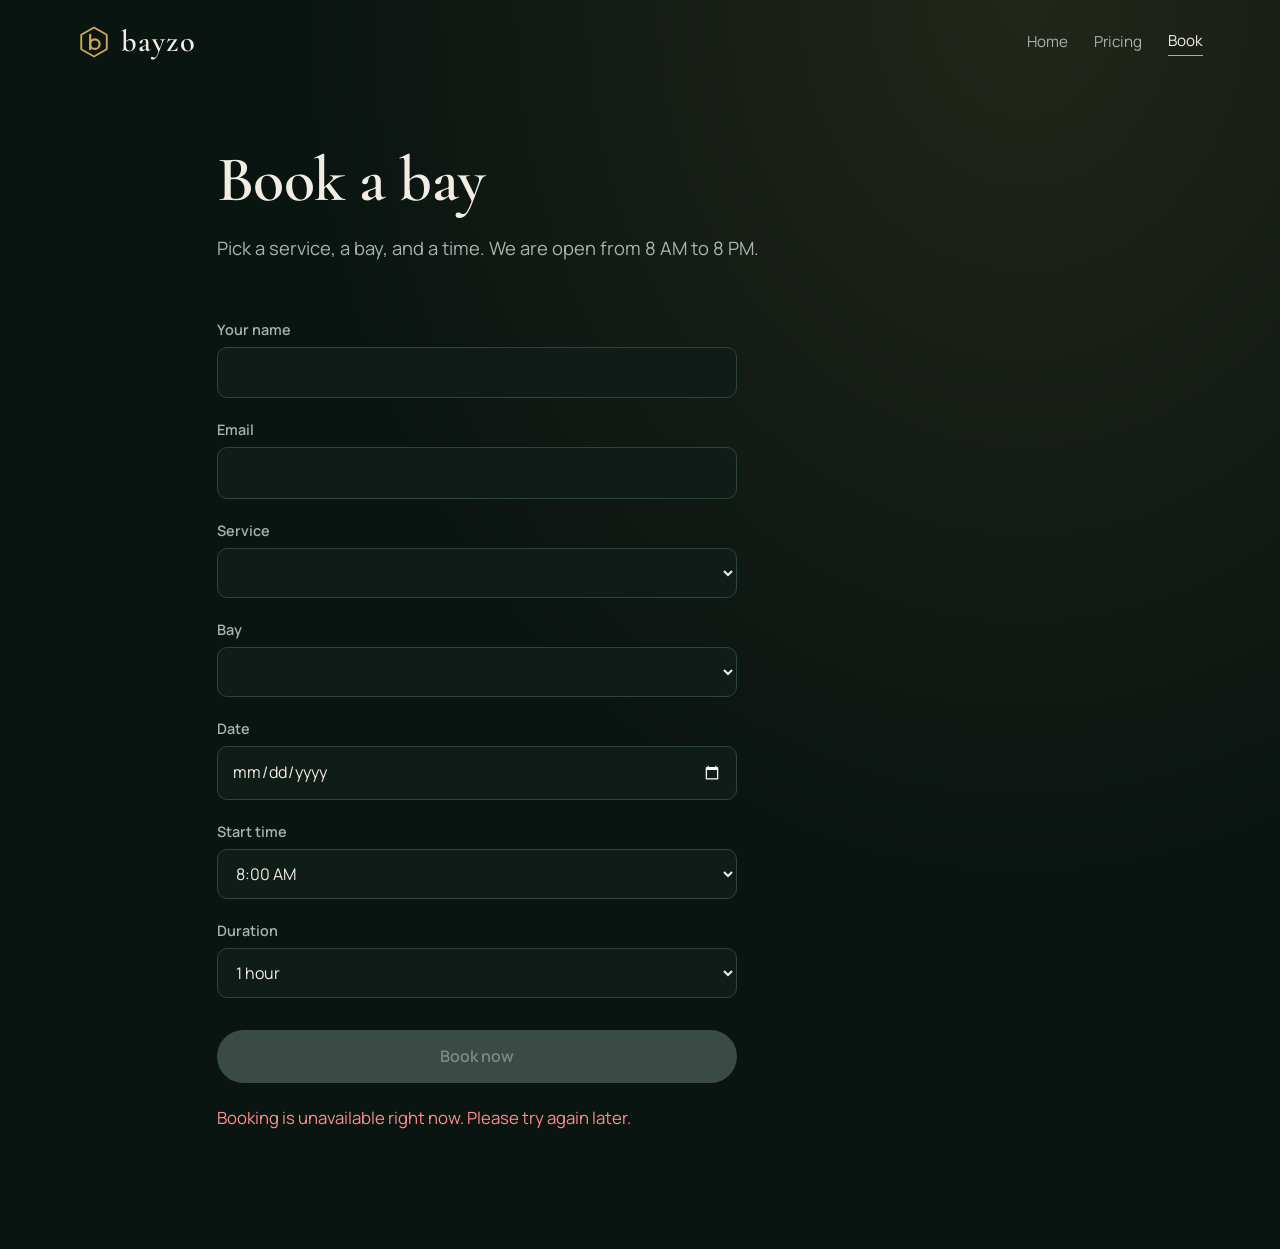
<file: book.html>
<!DOCTYPE html>
<html lang="en">
<head>
  <meta charset="UTF-8">
  <meta name="viewport" content="width=device-width, initial-scale=1.0">
  <title>Book a Bay | Bayzo</title>
  <link rel="preconnect" href="https://fonts.googleapis.com">
  <link rel="preconnect" href="https://fonts.gstatic.com" crossorigin>
  <link href="https://fonts.googleapis.com/css2?family=Cormorant+Garamond:wght@500;600&family=Manrope:wght@400;500;600&display=swap" rel="stylesheet">
  <link rel="stylesheet" href="pages.css">
</head>
<body>
  <header>
    <a class="logo" href="index.html" aria-label="Bayzo home">
      <svg viewBox="0 0 40 40" width="34" height="34" aria-hidden="true">
        <polygon points="20,3 35,11.5 35,28.5 20,37 5,28.5 5,11.5" fill="none" stroke="#cfa65a" stroke-width="2.2" stroke-linejoin="round"/>
        <path d="M15.5 11.5V28.5" stroke="#cfa65a" stroke-width="2.6" stroke-linecap="round" fill="none"/>
        <circle cx="21" cy="22.5" r="5.6" fill="none" stroke="#cfa65a" stroke-width="2.6"/>
      </svg>
      <span>bayzo</span>
    </a>
    <nav>
      <a href="index.html">Home</a>
      <a href="pricing.html">Pricing</a>
      <a href="book.html" aria-current="page">Book</a>
    </nav>
  </header>

  <main>
    <h2>Book a bay</h2>
    <p class="lead">Pick a service, a bay, and a time. We are open from 8 AM to 8 PM.</p>

    <form id="booking-form">
      <label for="customer_name">Your name</label>
      <input type="text" id="customer_name" required>

      <label for="customer_email">Email</label>
      <input type="email" id="customer_email" required>

      <label for="service">Service</label>
      <select id="service" required></select>

      <label for="bay">Bay</label>
      <select id="bay" required></select>

      <label for="booking_date">Date</label>
      <input type="date" id="booking_date" required>

      <label for="start_hour">Start time</label>
      <select id="start_hour" required></select>

      <label for="duration_hours">Duration</label>
      <select id="duration_hours" required></select>

      <button type="submit">Book now</button>
    </form>

    <p id="message" role="status"></p>
  </main>

  <script src="book.js"></script>
</body>
</html>
</file>
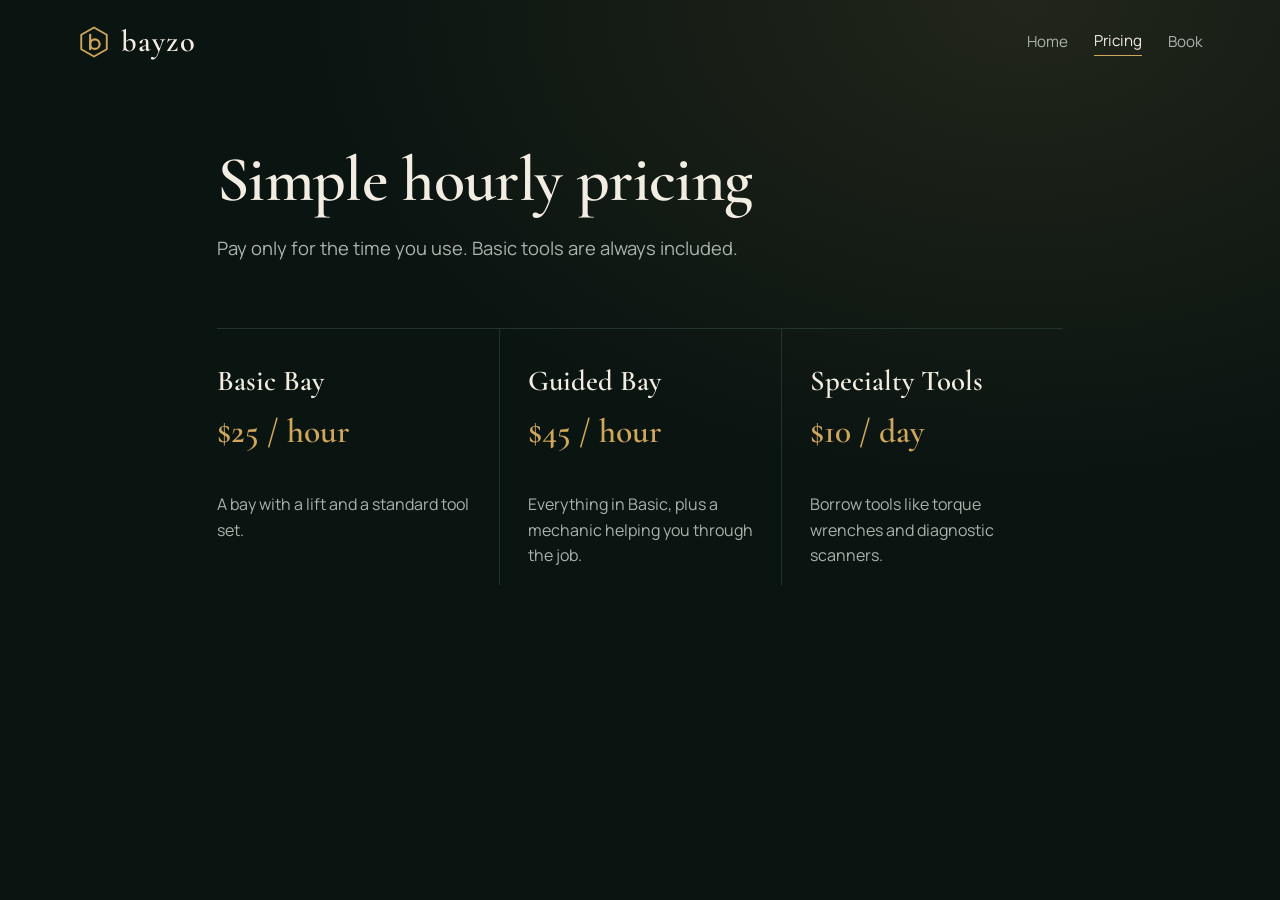
<file: pricing.html>
<!DOCTYPE html>
<html lang="en">
<head>
  <meta charset="UTF-8">
  <meta name="viewport" content="width=device-width, initial-scale=1.0">
  <title>Pricing | Bayzo</title>
  <link rel="preconnect" href="https://fonts.googleapis.com">
  <link rel="preconnect" href="https://fonts.gstatic.com" crossorigin>
  <link href="https://fonts.googleapis.com/css2?family=Cormorant+Garamond:wght@500;600&family=Manrope:wght@400;500;600&display=swap" rel="stylesheet">
  <link rel="stylesheet" href="pages.css">
</head>
<body>
  <header>
    <a class="logo" href="index.html" aria-label="Bayzo home">
      <svg viewBox="0 0 40 40" width="34" height="34" aria-hidden="true">
        <polygon points="20,3 35,11.5 35,28.5 20,37 5,28.5 5,11.5" fill="none" stroke="#cfa65a" stroke-width="2.2" stroke-linejoin="round"/>
        <path d="M15.5 11.5V28.5" stroke="#cfa65a" stroke-width="2.6" stroke-linecap="round" fill="none"/>
        <circle cx="21" cy="22.5" r="5.6" fill="none" stroke="#cfa65a" stroke-width="2.6"/>
      </svg>
      <span>bayzo</span>
    </a>
    <nav>
      <a href="index.html">Home</a>
      <a href="pricing.html" aria-current="page">Pricing</a>
      <a href="book.html">Book</a>
    </nav>
  </header>

  <main>
    <h2>Simple hourly pricing</h2>
    <p class="lead">Pay only for the time you use. Basic tools are always included.</p>

    <section class="services" id="price-list">
      <div class="card">
        <h3>Basic Bay</h3>
        <p class="price">$25 / hour</p>
        <p>A bay with a lift and a standard tool set.</p>
      </div>
      <div class="card">
        <h3>Guided Bay</h3>
        <p class="price">$45 / hour</p>
        <p>Everything in Basic, plus a mechanic helping you through the job.</p>
      </div>
      <div class="card">
        <h3>Specialty Tools</h3>
        <p class="price">$10 / day</p>
        <p>Borrow tools like torque wrenches and diagnostic scanners.</p>
      </div>
    </section>
  </main>

  <script src="pricing.js"></script>
</body>
</html>
</file>
<file: pages.css>
:root{
  --bg:#0a1411; --panel:#101c18; --line:#22332d;
  --ivory:#f2ede2; --muted:#a9b3ac; --brass:#cfa65a;
}
*{box-sizing:border-box}
body{margin:0;background:var(--bg);color:var(--ivory);font-family:Manrope,system-ui,sans-serif;line-height:1.6;-webkit-font-smoothing:antialiased;background-image:radial-gradient(ellipse at 80% 0%,rgba(207,166,90,.12),transparent 50%);background-repeat:no-repeat}
a{color:inherit;text-decoration:none}
a:focus-visible,button:focus-visible,input:focus-visible,select:focus-visible{outline:2px solid var(--brass);outline-offset:3px}
h2,h3{font-family:"Cormorant Garamond",Georgia,serif;font-weight:600;line-height:1.1}

/* header */
header{display:flex;justify-content:space-between;align-items:center;padding:18px 6vw}
.logo{display:flex;align-items:center;gap:10px}
.logo span{font-family:"Cormorant Garamond",Georgia,serif;font-size:1.9rem;font-weight:600;letter-spacing:.04em}
nav{display:flex;align-items:center;gap:26px;font-size:.95rem;color:var(--muted)}
nav a:hover,nav a[aria-current]{color:var(--ivory)}
nav a[aria-current]{border-bottom:1px solid var(--brass);padding-bottom:2px}

/* page body */
main{max-width:1000px;margin:0 auto;padding:60px 6vw 100px}
main h2{font-size:clamp(2.4rem,5vw,4rem);letter-spacing:-.01em;margin:0 0 .3em}
.lead{color:var(--muted);font-size:1.15rem;max-width:52ch;margin:0}

/* pricing */
.services{display:grid;grid-template-columns:repeat(3,1fr);margin-top:64px;border-top:1px solid var(--line)}
.card{padding:36px 28px 0;border-left:1px solid var(--line)}
.card:first-child{padding-left:0;border-left:0}
.card h3{font-size:1.8rem;margin:0 0 .3em}
.card p{color:var(--muted);margin:0 0 1em}
.card .price{font-family:"Cormorant Garamond",Georgia,serif;font-size:2.1rem;font-weight:600;color:var(--brass)}

/* booking form */
form{display:grid;gap:6px;max-width:520px;margin-top:40px}
label{margin-top:14px;font-size:.9rem;font-weight:600;color:var(--muted)}
input,select{padding:12px 14px;font:inherit;border:1px solid #2f443c;border-radius:10px;background:var(--panel);color:var(--ivory);color-scheme:dark}
input:focus,select:focus{border-color:var(--brass)}
button{margin-top:26px;padding:14px 28px;font:inherit;font-weight:600;background:var(--brass);color:#0a1411;border:none;border-radius:999px;cursor:pointer;transition:transform .2s,background .2s}
button:hover{background:#dcb771;transform:translateY(-2px)}
button:disabled{background:#3a4a44;color:#7d8a84;cursor:not-allowed;transform:none}
#message{margin-top:22px;font-size:1.05rem;min-height:1.6em}
#message.success{color:#7fd69a}
#message.error{color:#ff8d8d}

@media(max-width:800px){
  nav{gap:16px}
  .services{grid-template-columns:1fr}
  .card,.card:first-child{padding:28px 0 8px;border-left:0;border-bottom:1px solid var(--line)}
}
@media(prefers-reduced-motion:reduce){button{transition:none}}
</file>
